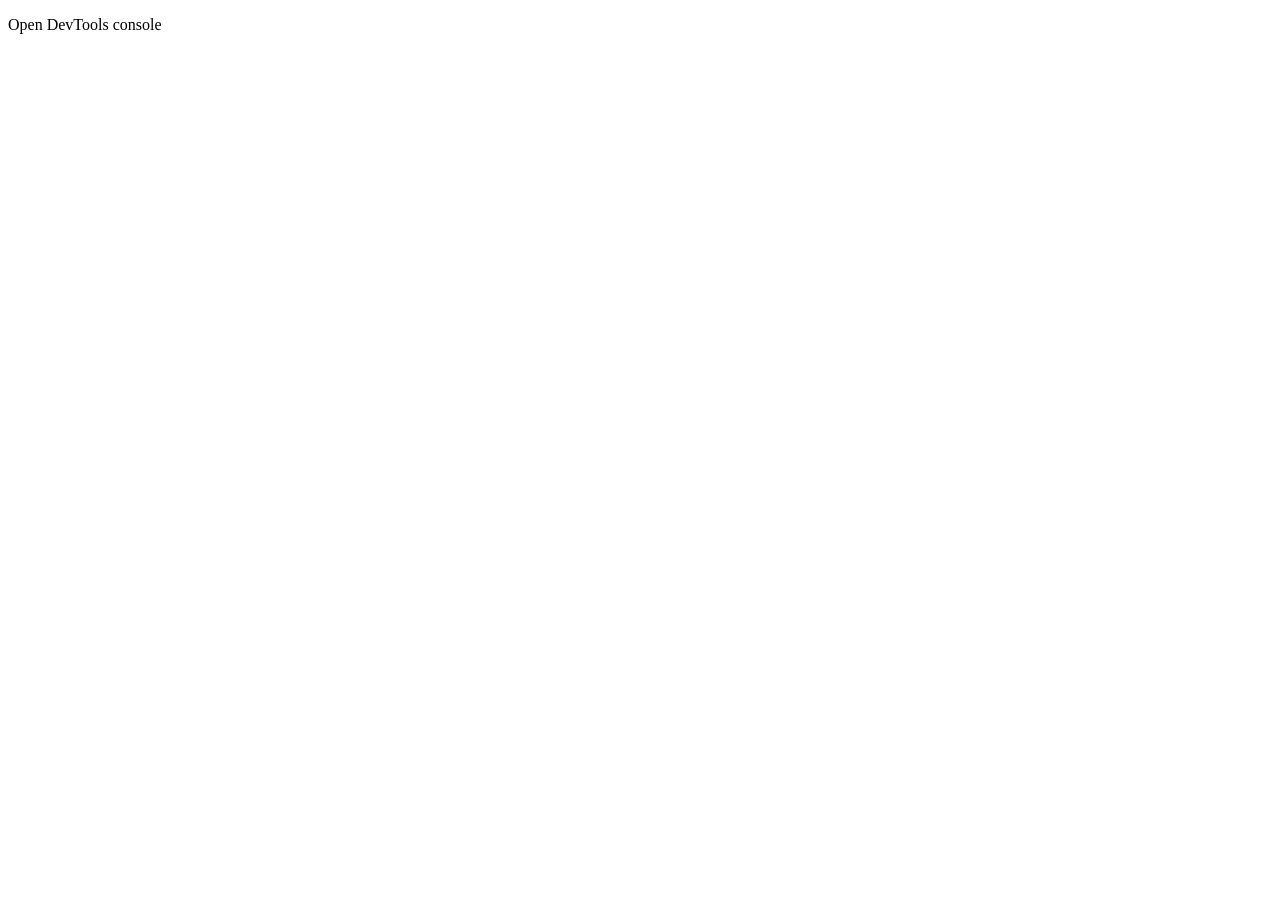
<file: test-browser.html>
<!DOCTYPE html>
<html>
<head>
  <script type="module">
    (async () => {
      try {
        const belasting = await import('./belasting.js?v=20260820');
        console.log('✓ belasting.js laadt');
        console.log('exports:', Object.keys(belasting).slice(0, 10));
      } catch (e) {
        console.error('✗ belasting.js:', e.message);
      }
    })();
  </script>
</head>
<body><p>Open DevTools console</p></body>
</html>
</file>
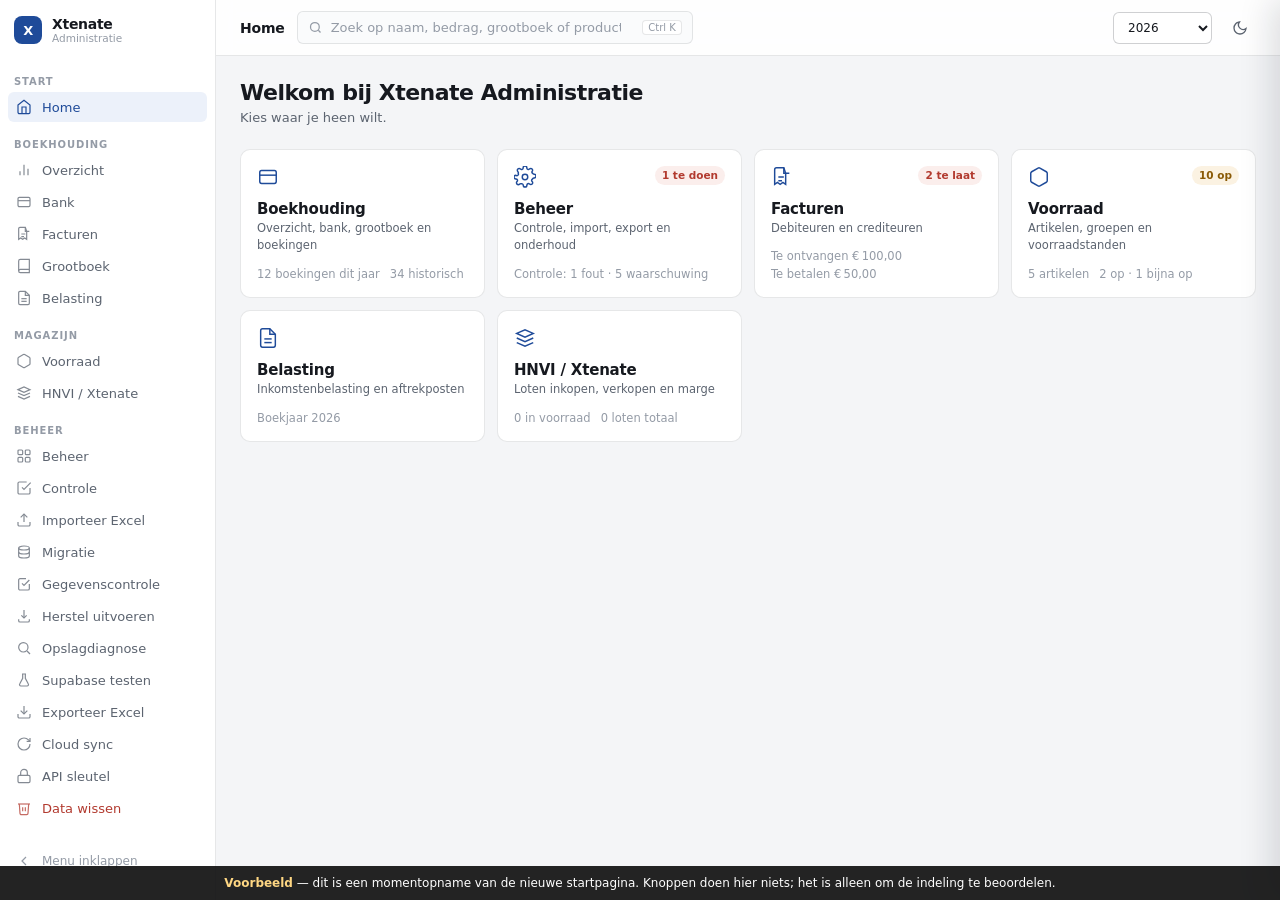
<file: voorbeeld-home.html>
<!doctype html>
<html lang="nl" data-theme="light"><head>
<meta charset="UTF-8">
<meta name="viewport" content="width=device-width, initial-scale=1.0">
<meta name="color-scheme" content="light dark">
<title>Xtenate Administratie</title>
<link rel="icon" href="icon-192.png">
<link rel="apple-touch-icon" href="icon-180.png">







<style>:root { --bg: #f4f5f7; --surface: #ffffff; --surface-2: #fafbfc; --surface-hover: #f4f5f7; --border: rgba(16,22,32,0.10); --border-strong: rgba(16,22,32,0.20); --text: #16191f; --text-muted: #5c6470; --text-hint: #949bA6; --accent: #1f4b99; --accent-bg: #ecf1fa; --accent-contrast: #ffffff; --green: #0e7a52; --green-bg: #e8f4ef; --red: #b23a2f; --red-bg: #fbeeec; --blue: #1f4b99; --blue-bg: #ecf1fa; --amber: #8a5a06; --amber-bg: #fbf2e2; --purple: #5245b8; --purple-bg: #eeecfa; --gray-bg: #eef0f3; --ch-1: #1f4b99; --ch-2: #0e7a52; --ch-3: #c2672a; --ch-4: #5245b8; --ch-5: #a03a6b; --ch-6: #4a7a94; --ch-grid: rgba(16,22,32,0.08); --radius: 10px; --radius-sm: 6px; --radius-lg: 14px; --shadow-sm: 0 1px 2px rgba(16,22,32,.05); --shadow-md: 0 4px 16px rgba(16,22,32,.10); --shadow-lg: -8px 0 32px rgba(16,22,32,.14); --sp-1: 4px; --sp-2: 8px; --sp-3: 12px; --sp-4: 16px; --sp-5: 24px; --sp-6: 32px; --sp-7: 48px; --sidebar-w: 216px; --sidebar-w-collapsed: 60px; --topbar-h: 56px; --content-max: 1180px; font-size: 14px; color-scheme: light; }
[data-theme="dark"] { --bg: #0e1116; --surface: #161a21; --surface-2: #1b2029; --surface-hover: #1f242e; --border: rgba(255,255,255,0.10); --border-strong: rgba(255,255,255,0.22); --text: #e6e9ee; --text-muted: #98a1ae; --text-hint: #6d7684; --accent: #7ba3e8; --accent-bg: #1a2435; --accent-contrast: #0e1116; --green: #4fc08d; --green-bg: #12271f; --red: #f08579; --red-bg: #2b1815; --blue: #7ba3e8; --blue-bg: #1a2435; --amber: #e0a94e; --amber-bg: #2a2010; --purple: #a89bf0; --purple-bg: #1f1b33; --gray-bg: #232935; --ch-1: #6f9ae8; --ch-2: #4fc08d; --ch-3: #e0955c; --ch-4: #a89bf0; --ch-5: #e07fae; --ch-6: #6fb1cc; --ch-grid: rgba(255,255,255,0.08); --shadow-sm: 0 1px 2px rgba(0,0,0,.4); --shadow-md: 0 4px 16px rgba(0,0,0,.45); --shadow-lg: -8px 0 32px rgba(0,0,0,.55); color-scheme: dark; }
* { box-sizing: border-box; margin: 0px; padding: 0px; }
body { font-family: -apple-system, BlinkMacSystemFont, "Segoe UI", Inter, system-ui, sans-serif; background: var(--bg); color: var(--text); min-height: 100vh; -webkit-font-smoothing: antialiased; font-feature-settings: "tnum", "cv05"; }
.num, .val, td, th, .metric .val, .kpi-val, table { font-variant-numeric: tabular-nums; }
.gbnr { font-family: ui-monospace, "SF Mono", "Cascadia Mono", Menlo, Consolas, monospace; font-size: 11px; letter-spacing: -0.2px; color: var(--text-muted); }
.eyebrow { font-size: 10px; font-weight: 600; text-transform: uppercase; letter-spacing: 0.9px; color: var(--text-hint); }
a { color: var(--accent); }
:focus-visible { outline: 2px solid var(--accent); outline-offset: 2px; border-radius: 3px; }
::-webkit-scrollbar { width: 10px; height: 10px; }
::-webkit-scrollbar-thumb { background-image: ; background-position-x: ; background-position-y: ; background-size: ; background-repeat: ; background-attachment: ; background-origin: ; background-color: ; border-radius: 6px; border: 3px solid transparent; background-clip: content-box; }
::-webkit-scrollbar-track { background: transparent; }
@media (prefers-reduced-motion: reduce) {
  *, ::before, ::after { transition: none !important; animation: auto ease 0s 1 normal none running none !important; }
}
.app { display: flex; min-height: 100vh; }
.sidebar { width: var(--sidebar-w); background: var(--surface); border-right: 1px solid var(--border); padding: var(--sp-4) 0 var(--sp-5); flex-shrink: 0; position: fixed; top: 0px; left: 0px; height: 100vh; overflow: hidden auto; z-index: 40; transition: width 0.18s; display: flex; flex-direction: column; }
body.nav-collapsed .sidebar { width: var(--sidebar-w-collapsed); }
.brand { display: flex; align-items: center; gap: 10px; padding: 0 14px var(--sp-4); }
.brand-mark { width: 28px; height: 28px; border-radius: 8px; flex-shrink: 0; background: var(--accent); color: var(--accent-contrast); display: flex; align-items: center; justify-content: center; font-size: 13px; font-weight: 700; letter-spacing: -0.5px; }
.brand-text { min-width: 0px; }
.brand-name { font-size: 14px; font-weight: 600; letter-spacing: -0.3px; white-space: nowrap; }
.brand-sub { font-size: 10.5px; color: var(--text-hint); white-space: nowrap; }
body.nav-collapsed .brand-text { display: none; }
.nav-section { font-size: 10px; font-weight: 600; text-transform: uppercase; letter-spacing: 0.9px; color: var(--text-hint); padding: var(--sp-4) 14px var(--sp-1); white-space: nowrap; }
body.nav-collapsed .nav-section { font-size: 0px; padding: var(--sp-3) 14px var(--sp-1); position: relative; }
body.nav-collapsed .nav-section::after { content: ""; display: block; height: 1px; background: var(--border); }
.nav-item { display: flex; align-items: center; gap: 10px; margin: 1px 8px; padding: 7px 8px; border-radius: var(--radius-sm); cursor: pointer; color: var(--text-muted); font-size: 13px; user-select: none; transition: background 0.12s, color 0.12s; white-space: nowrap; }
.nav-item:hover { color: var(--text); background: var(--surface-hover); }
.nav-item.active { color: var(--accent); background: var(--accent-bg); font-weight: 500; }
.nav-item svg { flex-shrink: 0; opacity: 0.75; }
.nav-item.active svg { opacity: 1; }
.nav-label { overflow: hidden; text-overflow: ellipsis; }
body.nav-collapsed .nav-label { display: none; }
body.nav-collapsed .nav-item { justify-content: center; padding: 8px; }
.nav-spacer { flex: 1 1 0%; }
.nav-collapse-btn { display: flex; align-items: center; gap: 10px; margin: var(--sp-2) 8px 0; padding: 7px 8px; border: none; background: none; cursor: pointer; color: var(--text-hint); font-size: 12px; font-family: inherit; border-radius: var(--radius-sm); width: calc(100% - 16px); }
.nav-collapse-btn:hover { background: var(--surface-hover); color: var(--text); }
.nav-collapse-btn svg { transition: transform 0.18s; flex-shrink: 0; }
body.nav-collapsed .nav-collapse-btn svg { transform: rotate(180deg); }
body.nav-collapsed .nav-collapse-btn { justify-content: center; }
body.nav-collapsed .nav-collapse-btn span { display: none; }
.main { margin-left: var(--sidebar-w); flex: 1 1 0%; min-width: 0px; transition: margin-left 0.18s; }
body.nav-collapsed .main { margin-left: var(--sidebar-w-collapsed); }
.topbar { position: sticky; top: 0px; z-index: 30; height: var(--topbar-h); background: color-mix(in srgb, var(--surface) 88%, transparent); backdrop-filter: blur(10px); border-bottom: 1px solid var(--border); display: flex; align-items: center; gap: var(--sp-3); padding: 0 var(--sp-5); }
.topbar-title { font-size: 14px; font-weight: 600; letter-spacing: -0.2px; white-space: nowrap; }
.topbar-spacer { flex: 1 1 0%; }
.menu-toggle { display: none; background: none; border: none; cursor: pointer; color: var(--text); padding: 6px; border-radius: var(--radius-sm); }
.menu-toggle:hover { background: var(--surface-hover); }
.page-wrap { padding: var(--sp-5); max-width: var(--content-max); }
.page { display: none; }
.page.active { display: block; }
.page-head { display: flex; align-items: baseline; gap: var(--sp-3); margin-bottom: var(--sp-4); flex-wrap: wrap; }
.page-title { font-size: 21px; font-weight: 600; letter-spacing: -0.5px; }
.page-sub { font-size: 12.5px; color: var(--text-muted); }
.section-head { display: flex; align-items: center; justify-content: space-between; gap: var(--sp-3); margin: var(--sp-5) 0 var(--sp-3); }
.section-head:first-child { margin-top: 0px; }
.nav-backdrop { display: none; position: fixed; inset: 0px; background: rgba(0, 0, 0, 0.45); z-index: 35; }
.nav-backdrop.open { display: block; }
.page > .page-title { margin-bottom: var(--sp-4); }
.kpi-grid { display: grid; grid-template-columns: repeat(4, 1fr); gap: var(--sp-3); margin-bottom: var(--sp-3); }
.kpi { background: var(--surface); border: 1px solid var(--border); border-radius: var(--radius); padding: var(--sp-4); box-shadow: var(--shadow-sm); min-width: 0px; }
.kpi-lbl { font-size: 11px; color: var(--text-muted); margin-bottom: 6px; display: flex; align-items: center; gap: 5px; }
.kpi-val { font-size: 24px; font-weight: 600; letter-spacing: -0.8px; line-height: 1.15; }
.kpi-sub { font-size: 11px; color: var(--text-hint); margin-top: 5px; }
.kpi--secondary { padding: var(--sp-3) var(--sp-4); }
.kpi--secondary .kpi-val { font-size: 17px; letter-spacing: -0.4px; }
.metrics { display: grid; grid-template-columns: repeat(auto-fit, minmax(150px, 1fr)); gap: var(--sp-3); margin-bottom: var(--sp-4); }
.metric { background: var(--surface); border: 1px solid var(--border); border-radius: var(--radius); padding: var(--sp-3) var(--sp-4); box-shadow: var(--shadow-sm); min-width: 0px; }
.metric .lbl { font-size: 11px; color: var(--text-muted); margin-bottom: 6px; }
.metric .val { font-size: 19px; font-weight: 600; letter-spacing: -0.4px; line-height: 1.15; }
.metric .sub { font-size: 11px; color: var(--text-hint); margin-top: 5px; }
.pos { color: var(--green); }
.neg { color: var(--red); }
.muted { color: var(--text-muted); }
.card { background: var(--surface); border: 1px solid var(--border); border-radius: var(--radius); padding: var(--sp-4); margin-bottom: var(--sp-3); box-shadow: var(--shadow-sm); }
.card-title { font-size: 11px; font-weight: 600; text-transform: uppercase; letter-spacing: 0.8px; color: var(--text-muted); margin-bottom: var(--sp-4); }
.card-flush { padding: 0px; }
.card-flush .card-title { padding: var(--sp-4) var(--sp-4) 0; margin-bottom: var(--sp-3); }
.grid2 { display: grid; grid-template-columns: 1fr 1fr; gap: var(--sp-3); margin-bottom: var(--sp-3); }
.grid3 { display: grid; grid-template-columns: 2fr 1fr; gap: var(--sp-3); margin-bottom: var(--sp-3); }
.chart-box { position: relative; height: 220px; }
.chart-box.sm { height: 180px; }
.badge { display: inline-block; font-size: 10px; font-weight: 500; padding: 2px 7px; border-radius: 20px; white-space: nowrap; }
.badge-green { background: var(--green-bg); color: var(--green); }
.badge-red { background: var(--red-bg); color: var(--red); }
.badge-blue { background: var(--blue-bg); color: var(--blue); }
.badge-amber { background: var(--amber-bg); color: var(--amber); }
.badge-purple { background: var(--purple-bg); color: var(--purple); }
.badge-gray { background: var(--gray-bg); color: var(--text-muted); }
.table-wrap { overflow-x: auto; }
.table-scroll { max-height: 560px; overflow-y: auto; }
table { width: 100%; border-collapse: collapse; font-size: 12.5px; }
th { text-align: left; color: var(--text-muted); font-weight: 500; font-size: 11px; padding: 9px 10px; border-bottom: 1px solid var(--border); white-space: nowrap; position: sticky; top: 0px; z-index: 2; background: var(--surface-2); }
.table-scroll th { box-shadow: inset 0 -1px 0 var(--border); }
td { padding: 8px 10px; border-bottom: 1px solid var(--border); vertical-align: middle; }
tbody tr:last-child td { border-bottom: none; }
tbody tr:hover td { background: var(--surface-hover); }
.td-trunc { max-width: 220px; overflow: hidden; text-overflow: ellipsis; white-space: nowrap; }
.row-click { cursor: pointer; }
.row-click.is-selected td { background: var(--accent-bg); }
th.sortable { cursor: pointer; user-select: none; }
th.sortable:hover { color: var(--text); }
th.sortable::after { content: "↕"; opacity: 0.28; margin-left: 5px; font-size: 10px; }
th.sortable.sort-asc::after { content: "↑"; opacity: 1; color: var(--accent); }
th.sortable.sort-desc::after { content: "↓"; opacity: 1; color: var(--accent); }
.empty { text-align: center; padding: var(--sp-7) var(--sp-4); color: var(--text-muted); }
.empty-icon { width: 40px; height: 40px; margin: 0 auto var(--sp-3); border-radius: var(--radius); background: var(--gray-bg); display: flex; align-items: center; justify-content: center; color: var(--text-hint); }
.empty-title { font-size: 13.5px; font-weight: 500; color: var(--text); margin-bottom: 4px; }
.empty-text { font-size: 12.5px; max-width: 340px; margin: 0px auto; line-height: 1.55; }
.empty-text + .btn { margin-top: var(--sp-4); }
.toolbar { display: flex; gap: var(--sp-2); margin-bottom: var(--sp-4); align-items: center; flex-wrap: wrap; }
select, input[type="text"], input[type="number"], input[type="date"], input[type="search"], input[type="password"] { font-size: 12.5px; padding: 7px 10px; border: 1px solid var(--border-strong); border-radius: var(--radius-sm); background: var(--surface); color: var(--text); outline: none; font-family: inherit; }
select:hover, input:hover { border-color: var(--text-hint); }
select:focus, input:focus { border-color: var(--accent); box-shadow: 0 0 0 3px var(--accent-bg); }
label { color: var(--text-muted); }
.btn { font-size: 12.5px; padding: 7px 14px; border: 1px solid var(--border-strong); border-radius: var(--radius-sm); background: var(--surface); color: var(--text); cursor: pointer; font-family: inherit; display: inline-flex; align-items: center; gap: 6px; transition: background 0.12s, border-color 0.12s; }
.btn:hover { background: var(--surface-hover); border-color: var(--text-hint); }
.btn-primary { background: var(--accent); color: var(--accent-contrast); border-color: var(--accent); }
.btn-primary:hover { background: var(--accent); border-color: var(--accent); filter: brightness(1.08); }
.btn-danger { color: var(--red); border-color: var(--red); background: rgba(255, 59, 48, 0.1); }
.btn-danger:hover { background: rgba(255, 59, 48, 0.2); border-color: var(--red); }
.btn-ghost { border-color: transparent; background: none; }
.btn-ghost:hover { background: var(--surface-hover); border-color: transparent; }
.btn-ml { margin-left: auto; }
.btn-sm { font-size: 11px; padding: 4px 9px; }
.btn-icon { padding: 7px; }
.icon-btn { width: 32px; height: 32px; display: inline-flex; align-items: center; justify-content: center; border: 1px solid transparent; border-radius: var(--radius-sm); background: none; color: var(--text-muted); cursor: pointer; flex-shrink: 0; }
.icon-btn:hover { background: var(--surface-hover); color: var(--text); }
.search-wrap { position: relative; flex: 1 1 0%; max-width: 440px; }
.search-field { display: flex; align-items: center; gap: 8px; background: var(--surface-2); border: 1px solid var(--border); border-radius: var(--radius-sm); padding: 0px 10px; }
.search-field:focus-within { border-color: var(--accent); box-shadow: 0 0 0 3px var(--accent-bg); }
.search-field svg { color: var(--text-hint); flex-shrink: 0; }
#global-search { flex: 1 1 0%; border: none; background: none; padding: 8px 0px; font-size: 13px; color: var(--text); outline: none; min-width: 0px; }
#global-search:hover, #global-search:focus { border: none; box-shadow: none; }
#global-search::placeholder { color: var(--text-hint); }
.kbd { font-size: 10px; font-family: inherit; color: var(--text-hint); border: 1px solid var(--border); border-radius: 4px; padding: 1px 5px; background: var(--surface); white-space: nowrap; flex-shrink: 0; }
.search-results { display: none; position: absolute; top: calc(100% + 6px); left: 0px; right: 0px; background: var(--surface); border: 1px solid var(--border); border-radius: var(--radius); box-shadow: var(--shadow-md); max-height: 60vh; overflow-y: auto; z-index: 50; padding: 6px; }
.search-results.open { display: block; }
.sr-group { font-size: 10px; font-weight: 600; text-transform: uppercase; letter-spacing: 0.8px; color: var(--text-hint); padding: 8px 10px 4px; }
.sr-item { display: flex; align-items: center; gap: 10px; padding: 8px 10px; border-radius: var(--radius-sm); cursor: pointer; }
.sr-item:hover, .sr-item.is-active { background: var(--surface-hover); }
.sr-main { flex: 1 1 0%; min-width: 0px; }
.sr-title { font-size: 12.5px; overflow: hidden; text-overflow: ellipsis; white-space: nowrap; }
.sr-meta { font-size: 10.5px; color: var(--text-muted); margin-top: 1px; }
.sr-amount { font-size: 12.5px; font-weight: 600; flex-shrink: 0; }
.sr-empty { padding: var(--sp-4) 10px; font-size: 12.5px; color: var(--text-muted); text-align: center; }
.drawer-backdrop { display: none; position: fixed; inset: 0px; background: rgba(0, 0, 0, 0.3); z-index: 60; }
.drawer-backdrop.open { display: block; }
.drawer { position: fixed; top: 0px; right: 0px; height: 100vh; width: 380px; max-width: 92vw; background: var(--surface); border-left: 1px solid var(--border); box-shadow: var(--shadow-lg); z-index: 61; transform: translateX(100%); transition: transform 0.2s; display: flex; flex-direction: column; }
.drawer.open { transform: translateX(0px); }
.drawer-head { display: flex; align-items: center; justify-content: space-between; gap: var(--sp-3); padding: var(--sp-4) var(--sp-4); border-bottom: 1px solid var(--border); }
.drawer-head h3 { font-size: 14px; font-weight: 600; letter-spacing: -0.2px; }
.drawer-body { padding: var(--sp-4); overflow-y: auto; flex: 1 1 0%; }
.drawer-amount { font-size: 26px; font-weight: 600; letter-spacing: -0.8px; margin-bottom: 2px; }
.drawer-when { font-size: 12px; color: var(--text-muted); margin-bottom: var(--sp-5); }
.dl-row { display: flex; justify-content: space-between; gap: var(--sp-4); padding: 9px 0px; border-bottom: 1px solid var(--border); font-size: 12.5px; }
.dl-row:last-child { border-bottom: none; }
.dl-key { color: var(--text-muted); flex-shrink: 0; }
.dl-val { text-align: right; word-break: break-word; }
.modal-overlay { display: none; position: fixed; inset: 0px; background: rgba(0, 0, 0, 0.4); z-index: 100; align-items: center; justify-content: center; padding: var(--sp-4); }
.modal-overlay.open { display: flex; }
.modal { background: var(--surface); border-radius: var(--radius-lg); border: 1px solid var(--border); padding: var(--sp-5); width: 460px; max-width: 100%; max-height: 90vh; overflow-y: auto; box-shadow: var(--shadow-md); }
.modal h3 { font-size: 15px; font-weight: 600; margin-bottom: var(--sp-4); letter-spacing: -0.3px; }
.form-grid { display: grid; grid-template-columns: 1fr 1fr; gap: var(--sp-3); }
.form-group { display: flex; flex-direction: column; gap: 4px; }
.form-group.full { grid-column: 1 / -1; }
.form-group label { font-size: 11px; font-weight: 500; color: var(--text-muted); }
.form-group select, .form-group input { width: 100%; }
.modal-actions { display: flex; flex-wrap: wrap; gap: var(--sp-2); justify-content: flex-end; margin-top: var(--sp-4); }
.alert { border-radius: var(--radius-sm); padding: 10px 14px; font-size: 12px; margin-bottom: var(--sp-4); display: flex; gap: 8px; align-items: flex-start; line-height: 1.5; }
.alert-warn { background: var(--amber-bg); color: var(--amber); border: 1px solid color-mix(in srgb, var(--amber) 25%, transparent); }
.alert-info { background: var(--blue-bg); color: var(--blue); border: 1px solid color-mix(in srgb, var(--blue) 25%, transparent); }
.alert-ok { background: var(--green-bg); color: var(--green); border: 1px solid color-mix(in srgb, var(--green) 25%, transparent); }
.alert-error { background: var(--red-bg); color: var(--red); border: 1px solid color-mix(in srgb, var(--red) 25%, transparent); }
.vtabs { display: flex; gap: var(--sp-2); margin-bottom: var(--sp-4); border-bottom: 1px solid var(--border); }
.vtab { padding: 8px 14px; cursor: pointer; font-size: 13px; color: var(--text-muted); border-bottom: 2px solid transparent; margin-bottom: -1px; }
.vtab.active { color: var(--accent); border-bottom-color: var(--accent); font-weight: 500; }
.uitsch-grid { display: grid; grid-template-columns: 1fr 1fr; gap: var(--sp-2); }
.uitsch-item { background: var(--surface); border: 1px solid var(--border); border-radius: var(--radius); padding: 11px 14px; display: flex; align-items: center; gap: 10px; box-shadow: var(--shadow-sm); }
.uitsch-icon { width: 32px; height: 32px; border-radius: var(--radius-sm); display: flex; align-items: center; justify-content: center; flex-shrink: 0; }
.uitsch-info { flex: 1 1 0%; min-width: 0px; }
.uitsch-naam { font-size: 12px; overflow: hidden; text-overflow: ellipsis; white-space: nowrap; }
.uitsch-meta { font-size: 10px; color: var(--text-muted); margin-top: 1px; }
.uitsch-bedrag { font-size: 12.5px; font-weight: 600; flex-shrink: 0; }
.ib-row { display: flex; justify-content: space-between; padding: 7px 0px; border-bottom: 1px solid var(--border); font-size: 12.5px; }
.ib-row:last-child { border-bottom: none; }
.ib-total { display: flex; justify-content: space-between; padding: 10px 0px 0px; font-size: 13.5px; font-weight: 600; border-top: 1px solid var(--border-strong); margin-top: 4px; letter-spacing: -0.2px; }
.stock-ok { background: var(--green-bg); color: var(--green); font-size: 10px; font-weight: 500; padding: 2px 7px; border-radius: 20px; }
.stock-uit { background: var(--red-bg); color: var(--red); font-size: 10px; font-weight: 500; padding: 2px 7px; border-radius: 20px; }
.sell-link { color: var(--accent); cursor: pointer; font-size: 11px; text-decoration: underline; }
.tbl-compact { font-size: 12.5px; }
.tbl-compact td { padding: 7px 10px; }
.tbl-compact th { padding: 8px 10px; }
.gb-rij { cursor: pointer; }
.gb-rij:focus-visible { outline-offset: -2px; }
.table-totaal { display: flex; align-items: center; justify-content: space-between; padding: 11px 16px; border-top: 1px solid var(--border-strong); font-size: 12px; color: var(--text-muted); background: var(--surface-2); border-radius: 0 0 var(--radius) var(--radius); }
.table-totaal:empty { display: none; }
.vtab { border-radius: var(--radius-sm) var(--radius-sm) 0 0; }
.vtabs { overflow-x: auto; scrollbar-width: none; }
.vtabs::-webkit-scrollbar { display: none; }
.vtab { white-space: nowrap; }
.bulkbar { display: flex; align-items: center; gap: var(--sp-2); background: var(--accent-bg); border: 1px solid color-mix(in srgb, var(--accent) 30%, transparent); border-radius: var(--radius); padding: 9px var(--sp-4); margin-bottom: var(--sp-3); font-size: 12.5px; color: var(--text); flex-wrap: wrap; }
.meldbar { display: flex; align-items: center; gap: var(--sp-3); background: var(--surface); border: 1px solid var(--border); border-radius: var(--radius); padding: 9px var(--sp-4); margin-bottom: var(--sp-3); font-size: 12.5px; box-shadow: var(--shadow-sm); }
.meldbar span { flex: 1 1 0%; }
.vtab-actie { color: var(--accent); font-weight: 500; }
.vtab-actie:hover { background: var(--accent-bg); }
.groep-rij { display: flex; align-items: center; gap: var(--sp-2); }
.groep-rij input { flex: 1 1 0%; min-width: 0px; }
.ctrl-regel { border-bottom: 1px solid var(--border); }
.ctrl-regel:last-child { border-bottom: none; }
.ctrl-kop { display: flex; align-items: center; gap: var(--sp-3); width: 100%; padding: 11px var(--sp-4); background: none; border: none; font-family: inherit; font-size: 13px; color: var(--text); text-align: left; cursor: pointer; }
.ctrl-kop[disabled] { cursor: default; }
.ctrl-kop:not([disabled]):hover { background: var(--surface-hover); }
.ctrl-icoon { width: 22px; height: 22px; border-radius: 50%; flex-shrink: 0; display: flex; align-items: center; justify-content: center; }
.ctrl-titel { flex: 1 1 0%; min-width: 0px; }
.ctrl-goed { font-size: 11px; color: var(--text-hint); flex-shrink: 0; }
.ctrl-pijl { color: var(--text-hint); display: flex; flex-shrink: 0; transition: transform 0.15s; }
.ctrl-regel.is-open .ctrl-pijl { transform: rotate(180deg); }
.ctrl-detail { padding: 0 var(--sp-4) var(--sp-4) 50px; }
.ctrl-uitleg { font-size: 12px; color: var(--text-muted); line-height: 1.55; margin-bottom: var(--sp-3); max-width: 62ch; }
.ctrl-items { display: flex; flex-direction: column; gap: 4px; }
.ctrl-item { display: flex; align-items: center; gap: var(--sp-3); width: 100%; padding: 8px 10px; text-align: left; background: var(--surface-2); border: 1px solid var(--border); border-radius: var(--radius-sm); cursor: pointer; font-family: inherit; color: var(--text); }
.ctrl-item:hover { border-color: var(--accent); background: var(--accent-bg); }
.ctrl-item-main { flex: 1 1 0%; min-width: 0px; }
.ctrl-item-label { display: block; font-size: 12.5px; overflow: hidden; text-overflow: ellipsis; white-space: nowrap; }
.ctrl-item-sub { display: block; font-size: 11px; color: var(--text-muted); margin-top: 1px; }
.ctrl-item-ga { font-size: 11px; color: var(--accent); flex-shrink: 0; white-space: nowrap; }
.ctrl-meer { font-size: 11.5px; color: var(--text-hint); padding: 6px 10px; }
@media (max-width: 720px) {
  .ctrl-detail { padding-left: var(--sp-4); }
  .ctrl-item-ga { display: none; }
}
.ctrl-ok .ctrl-icoon { background: var(--green-bg); color: var(--green); }
.ctrl-waarschuwing .ctrl-icoon { background: var(--amber-bg); color: var(--amber); }
.ctrl-fout .ctrl-icoon { background: var(--red-bg); color: var(--red); }
.ctrl-fout .ctrl-titel { font-weight: 500; }
.ctrl-item { flex-wrap: wrap; padding: 0px; overflow: hidden; }
.ctrl-item-main { flex: 1 1 0%; min-width: 0px; display: block; text-align: left; background: none; border: none; font-family: inherit; color: inherit; padding: 9px 10px; cursor: pointer; }
.ctrl-item-main:hover { background: var(--surface-hover); }
.ctrl-item-acties { display: flex; gap: 2px; align-items: center; padding: 0px 8px 0px 0px; flex-shrink: 0; }
.ctrl-item-acties .btn { color: var(--text-muted); }
.ctrl-item-acties .btn:hover { color: var(--text); }
.ctrl-item-ga { display: block; font-size: 11px; color: var(--accent); margin-top: 3px; }
.ctrl-controle-acties { display: flex; align-items: center; gap: var(--sp-3); margin-bottom: var(--sp-3); }
@media (max-width: 720px) {
  .ctrl-item-acties { padding: 0px 8px 8px; width: 100%; justify-content: flex-end; }
  .ctrl-item-ga { display: none; }
}
.auth-scherm { position: fixed; inset: 0px; z-index: 200; background: var(--bg); display: flex; align-items: center; justify-content: center; padding: var(--sp-4); }
body.niet-ingelogd .app { visibility: hidden; }
.auth-kaart { background: var(--surface); border: 1px solid var(--border); border-radius: var(--radius-lg); box-shadow: var(--shadow-md); padding: var(--sp-6); width: 380px; max-width: 100%; }
.auth-merk { display: flex; align-items: center; gap: 12px; margin-bottom: var(--sp-6); }
.auth-naam { font-size: 15px; font-weight: 600; letter-spacing: -0.3px; }
.auth-sub { font-size: 11.5px; color: var(--text-hint); }
.auth-tekst { font-size: 12.5px; color: var(--text-muted); line-height: 1.6; }
.auth-tekst code { font-family: var(--font-mono, ui-monospace, monospace); font-size: 11.5px; background: var(--gray-bg); padding: 1px 5px; border-radius: 4px; }
.auth-herstel { margin-top: var(--sp-3); }
.auth-probleem-titel { font-size: 14px; font-weight: 600; margin-bottom: 6px; color: var(--red); }
.auth-voet { font-size: 11px; color: var(--text-hint); text-align: center; margin-top: var(--sp-4); }
.auth-kaart .form-group input { width: 100%; padding: 9px 11px; font-size: 13px; }
.account-blok { margin: var(--sp-2) 8px 0; padding: var(--sp-3) 8px 0; border-top: 1px solid var(--border); }
.account-info { display: flex; align-items: center; gap: 8px; font-size: 11.5px; color: var(--text-muted); margin-bottom: 6px; min-width: 0px; }
.account-email { overflow: hidden; text-overflow: ellipsis; white-space: nowrap; }
.account-blok .btn { width: 100%; justify-content: flex-start; color: var(--text-muted); }
.account-blok .btn:hover { color: var(--text); }
body.nav-collapsed .account-email, body.nav-collapsed .account-uitlog-tekst { display: none; }
body.nav-collapsed .account-info { justify-content: center; }
body.nav-collapsed .account-blok .btn { justify-content: center; }
@media (max-width: 720px) {
  body.nav-collapsed .account-email, body.nav-collapsed .account-uitlog-tekst { display: inline; }
  .auth-kaart { padding: var(--sp-5); }
}
.mig-fasen { display: flex; align-items: center; gap: 6px; flex-wrap: wrap; padding: var(--sp-3) 0 var(--sp-4); margin-bottom: var(--sp-3); border-bottom: 1px solid var(--border); }
.mig-fase { display: flex; align-items: center; gap: 6px; font-size: 12px; white-space: nowrap; }
.mig-bol { width: 20px; height: 20px; border-radius: 50%; flex-shrink: 0; display: flex; align-items: center; justify-content: center; font-size: 11px; font-weight: 600; }
.mig-fase.klaar { color: var(--green); }
.mig-fase.klaar .mig-bol { background: var(--green-bg); color: var(--green); }
.mig-fase.bezig { color: var(--accent); font-weight: 500; }
.mig-fase.bezig .mig-bol { background: var(--accent); color: var(--accent-contrast); }
.mig-fase.wacht { color: var(--text-hint); }
.mig-fase.wacht .mig-bol { background: var(--gray-bg); color: var(--text-hint); }
.mig-pijl { color: var(--text-hint); font-size: 12px; }
.home-welkom { margin-bottom: var(--sp-5, 20px); }
.home-titel { font-size: 22px; font-weight: 600; letter-spacing: -0.5px; margin: 0px 0px 4px; line-height: 1.2; }
.home-sub { font-size: 13px; color: var(--text-muted); margin: 0px; }
.home-tegels { display: grid; grid-template-columns: repeat(auto-fill, minmax(210px, 1fr)); gap: var(--sp-3); }
.home-tegel { display: flex; flex-direction: column; align-items: flex-start; gap: 2px; text-align: left; width: 100%; min-width: 0px; padding: var(--sp-4); min-height: 132px; background: var(--surface); border: 1px solid var(--border); border-radius: var(--radius); cursor: pointer; font: inherit; color: inherit; transition: border-color 0.12s, background 0.12s, transform 0.12s; }
.home-tegel:hover { background: var(--surface-hover); border-color: var(--border-strong); }
.home-tegel:active { transform: translateY(1px); }
.home-tegel:focus-visible { outline: 2px solid var(--accent); outline-offset: 2px; }
.home-tegel-kop { display: flex; align-items: flex-start; justify-content: space-between; width: 100%; min-width: 0px; gap: 8px; margin-bottom: 10px; flex-wrap: wrap; }
.home-tegel-icoon { color: var(--accent); display: flex; }
.home-tegel-icoon svg { width: 22px; height: 22px; }
.home-tegel-merk { font-size: 10.5px; font-weight: 600; line-height: 1.4; padding: 2px 7px; border-radius: 999px; white-space: nowrap; background: var(--gray-bg, var(--surface-hover)); color: var(--text-muted); min-width: 0px; overflow-wrap: anywhere; }
.home-tegel-merk-fout { background: var(--red-bg); color: var(--red); }
.home-tegel-merk-waarschuwing { background: var(--amber-bg); color: var(--amber); }
.home-tegel-merk-info { background: var(--accent-bg); color: var(--accent); }
.home-tegel-titel { font-size: 15px; font-weight: 600; letter-spacing: -0.2px; overflow-wrap: anywhere; }
.home-tegel-uitleg { font-size: 11.5px; color: var(--text-muted); line-height: 1.45; }
.home-tegel-regels { margin-top: auto; padding-top: 10px; display: flex; flex-wrap: wrap; gap: 4px 10px; font-size: 11.5px; color: var(--text-hint); }
@media (max-width: 400px) {
  .home-tegels { grid-template-columns: repeat(2, minmax(0px, 1fr)); gap: var(--sp-2); }
  .home-tegel { min-height: 118px; padding: var(--sp-3); }
  .home-tegel-titel { font-size: 14px; }
  .home-tegel-uitleg { display: none; }
}
.beheer-groep { margin-bottom: var(--sp-5, 20px); }
.beheer-groep-kop { font-size: 11px; font-weight: 600; text-transform: uppercase; letter-spacing: 0.8px; color: var(--text-muted); margin-bottom: var(--sp-3); }
.home-tegel-gevaar .home-tegel-icoon { color: var(--red); }
.home-tegel-gevaar:hover { border-color: var(--red); background: var(--red-bg); }
@media (max-width: 1080px) {
  .kpi-grid { grid-template-columns: repeat(2, 1fr); }
  .grid3 { grid-template-columns: 1fr; }
}
@media (max-width: 860px) {
  .grid2 { grid-template-columns: 1fr; }
  .uitsch-grid { grid-template-columns: 1fr; }
}
@media (max-width: 720px) {
  .sidebar { transform: translateX(-100%); transition: transform 0.2s; width: var(--sidebar-w); }
  body.nav-open .sidebar { transform: translateX(0px); }
  body.nav-collapsed .sidebar { width: var(--sidebar-w); }
  .main, body.nav-collapsed .main { margin-left: 0px; }
  .menu-toggle { display: inline-flex; }
  .nav-collapse-btn { display: none; }
  body.nav-collapsed .nav-label, body.nav-collapsed .brand-text { display: block; }
  body.nav-collapsed .nav-item { justify-content: flex-start; padding: 7px 8px; }
  body.nav-collapsed .nav-section { font-size: 10px; }
  body.nav-collapsed .nav-section::after { display: none; }
  .topbar { padding: 0 var(--sp-3); gap: var(--sp-2); }
  .topbar-title { display: none; }
  .page-wrap { padding: var(--sp-4) var(--sp-3); }
  .kpi-grid { grid-template-columns: repeat(2, 1fr); gap: var(--sp-2); }
  .kpi { padding: var(--sp-3); }
  .kpi-val { font-size: 19px; }
  .form-grid { grid-template-columns: 1fr; }
  .form-group.full { grid-column: 1; }
  .modal { padding: var(--sp-4); }
  .drawer { width: 100%; }
  .search-wrap { max-width: none; }
  .kbd { display: none; }
  .chart-box { height: 190px; }
}
@media (max-width: 460px) {
  .kpi-grid { grid-template-columns: 1fr; }
  .toolbar { gap: 6px; }
  .toolbar select, .toolbar input { flex: 1 1 44%; min-width: 0px; }
  .btn-ml { margin-left: 0px; flex: 1 1 100%; justify-content: center; }
}

      /* Alleen voor dit voorbeeldbestand */
      .voorbeeld-balk { position:fixed; bottom:0; left:0; right:0; z-index:9999;
        background:#111; color:#fff; font:12px/1.5 system-ui,sans-serif;
        padding:8px 14px; text-align:center; opacity:.92; }
      .voorbeeld-balk b { color:#ffd479; }
    </style></head>
<body class="">

<!-- INLOGSCHERM -->


<div class="app">

<div class="nav-backdrop" id="nav-backdrop" data-onclick="sluitMobielMenu()"></div>

<nav class="sidebar" aria-label="Hoofdmenu">
  <div class="brand">
    <div class="brand-mark" aria-hidden="true">X</div>
    <div class="brand-text">
      <div class="brand-name">Xtenate</div>
      <div class="brand-sub">Administratie</div>
    </div>
  </div>

  <div class="nav-section">Start</div>
  <div class="nav-item active" data-page="home" title="Home" data-onclick="nav('home',this)">
    <svg width="16" height="16" viewBox="0 0 24 24" fill="none" stroke="currentColor" stroke-width="1.8"><path d="M3 9l9-7 9 7v11a2 2 0 01-2 2H5a2 2 0 01-2-2z"></path><polyline points="9 22 9 12 15 12 15 22"></polyline></svg>
    <span class="nav-label">Home</span>
  </div>

  <div class="nav-section">Boekhouding</div>
  <div class="nav-item" data-page="overzicht" title="Overzicht" data-onclick="nav('overzicht',this)">
    <svg width="16" height="16" viewBox="0 0 24 24" fill="none" stroke="currentColor" stroke-width="1.8"><line x1="18" y1="20" x2="18" y2="10"></line><line x1="12" y1="20" x2="12" y2="4"></line><line x1="6" y1="20" x2="6" y2="14"></line></svg>
    <span class="nav-label">Overzicht</span>
  </div>
  <div class="nav-item" data-page="bank" title="Bank" data-onclick="nav('bank',this)">
    <svg width="16" height="16" viewBox="0 0 24 24" fill="none" stroke="currentColor" stroke-width="1.8"><rect x="3" y="5" width="18" height="14" rx="2"></rect><path d="M3 10h18"></path></svg>
    <span class="nav-label">Bank</span>
  </div>
  <div class="nav-item" data-page="facturen" title="Facturen" data-onclick="nav('facturen',this)">
    <svg width="16" height="16" viewBox="0 0 24 24" fill="none" stroke="currentColor" stroke-width="1.8"><path d="M14 2H6a2 2 0 00-2 2v16l3-2 3 2 3-2 3 2V8z"></path><path d="M14 2v6h6"></path><path d="M8 12h6M8 16h4"></path></svg>
    <span class="nav-label">Facturen</span>
  </div>
  <div class="nav-item" data-page="grootboek" title="Grootboek" data-onclick="nav('grootboek',this)">
    <svg width="16" height="16" viewBox="0 0 24 24" fill="none" stroke="currentColor" stroke-width="1.8"><path d="M4 19.5A2.5 2.5 0 016.5 17H20"></path><path d="M6.5 2H20v20H6.5A2.5 2.5 0 014 19.5v-15A2.5 2.5 0 016.5 2z"></path></svg>
    <span class="nav-label">Grootboek</span>
  </div>
  <div class="nav-item" data-page="belasting" title="Belasting" data-onclick="nav('belasting',this)">
    <svg width="16" height="16" viewBox="0 0 24 24" fill="none" stroke="currentColor" stroke-width="1.8"><path d="M14 2H6a2 2 0 00-2 2v16a2 2 0 002 2h12a2 2 0 002-2V8z"></path><polyline points="14 2 14 8 20 8"></polyline><line x1="16" y1="13" x2="8" y2="13"></line><line x1="16" y1="17" x2="8" y2="17"></line></svg>
    <span class="nav-label">Belasting</span>
  </div>


  <div class="nav-section">Magazijn</div>
  <div class="nav-item" data-page="voorraad" title="Voorraad" data-onclick="nav('voorraad',this)">
    <svg width="16" height="16" viewBox="0 0 24 24" fill="none" stroke="currentColor" stroke-width="1.8"><path d="M21 16V8a2 2 0 00-1-1.73l-7-4a2 2 0 00-2 0l-7 4A2 2 0 003 8v8a2 2 0 001 1.73l7 4a2 2 0 002 0l7-4A2 2 0 0021 16z"></path></svg>
    <span class="nav-label">Voorraad</span>
  </div>
  <div class="nav-item" data-page="hnvi" title="HNVI / Xtenate" data-onclick="nav('hnvi',this)">
    <svg width="16" height="16" viewBox="0 0 24 24" fill="none" stroke="currentColor" stroke-width="1.8"><path d="M3 7l9-4 9 4-9 4-9-4z"></path><path d="M3 12l9 4 9-4"></path><path d="M3 17l9 4 9-4"></path></svg>
    <span class="nav-label">HNVI / Xtenate</span>
  </div>

  <div class="nav-section">Beheer</div>
  <div class="nav-item" data-page="beheer" title="Beheer" data-onclick="nav('beheer',this)">
    <svg width="16" height="16" viewBox="0 0 24 24" fill="none" stroke="currentColor" stroke-width="1.8"><rect x="3" y="3" width="7" height="7" rx="1.5"></rect><rect x="14" y="3" width="7" height="7" rx="1.5"></rect><rect x="3" y="14" width="7" height="7" rx="1.5"></rect><rect x="14" y="14" width="7" height="7" rx="1.5"></rect></svg>
    <span class="nav-label">Beheer</span>
  </div>
  <div class="nav-item" data-page="controle" title="Controle" data-onclick="nav('controle',this)">
    <svg width="16" height="16" viewBox="0 0 24 24" fill="none" stroke="currentColor" stroke-width="1.8"><path d="M9 11l3 3L22 4"></path><path d="M21 12v7a2 2 0 01-2 2H5a2 2 0 01-2-2V5a2 2 0 012-2h11"></path></svg>
    <span class="nav-label">Controle</span>
  </div>
  <div class="nav-item" title="Importeer Excel" data-onclick="document.getElementById('import-file').click()">
    <svg width="16" height="16" viewBox="0 0 24 24" fill="none" stroke="currentColor" stroke-width="1.8"><path d="M21 15v4a2 2 0 01-2 2H5a2 2 0 01-2-2v-4"></path><polyline points="17 8 12 3 7 8"></polyline><line x1="12" y1="3" x2="12" y2="15"></line></svg>
    <span class="nav-label">Importeer Excel</span>
  </div>
  <input type="file" id="import-file" accept=".xlsx" style="display:none">
  <div class="nav-item" title="Migratie naar Supabase" data-onclick="openMigratieModal()">
    <svg width="16" height="16" viewBox="0 0 24 24" fill="none" stroke="currentColor" stroke-width="1.8"><path d="M4 6a8 3 0 1016 0 8 3 0 10-16 0"></path><path d="M4 6v6a8 3 0 0016 0V6"></path><path d="M4 12v6a8 3 0 0016 0v-6"></path></svg>
    <span class="nav-label">Migratie</span>
  </div>
  <div class="nav-item" title="Gegevenscontrole (keuze per afwijking)" data-onclick="openGegevenscontrole()">
    <svg width="16" height="16" viewBox="0 0 24 24" fill="none" stroke="currentColor" stroke-width="1.8"><path d="M9 11l3 3 8-8"></path><path d="M20 12v7a2 2 0 0 1-2 2H6a2 2 0 0 1-2-2V6a2 2 0 0 1 2-2h9"></path></svg>
    <span class="nav-label">Gegevenscontrole</span>
  </div>
  <div class="nav-item" title="Herstel uitvoeren (met reservekopie en controle)" data-onclick="openUitvoeren()">
    <svg width="16" height="16" viewBox="0 0 24 24" fill="none" stroke="currentColor" stroke-width="1.8"><path d="M12 3v12"></path><path d="m8 11 4 4 4-4"></path><path d="M4 17v2a2 2 0 0 0 2 2h12a2 2 0 0 0 2-2v-2"></path></svg>
    <span class="nav-label">Herstel uitvoeren</span>
  </div>
  <div class="nav-item" title="Opslagdiagnose (tijdelijk, alleen lezen)" data-onclick="openOpslagDiagnose()">
    <svg width="16" height="16" viewBox="0 0 24 24" fill="none" stroke="currentColor" stroke-width="1.8"><circle cx="11" cy="11" r="7"></circle><line x1="16.5" y1="16.5" x2="21" y2="21"></line></svg>
    <span class="nav-label">Opslagdiagnose</span>
  </div>
  <div class="nav-item" title="Supabase testen" data-onclick="openZelftestModal()">
    <svg width="16" height="16" viewBox="0 0 24 24" fill="none" stroke="currentColor" stroke-width="1.8"><path d="M9 3h6M10 3v6.5L5.5 18a2 2 0 001.7 3h9.6a2 2 0 001.7-3L14 9.5V3"></path></svg>
    <span class="nav-label">Supabase testen</span>
  </div>
  <div class="nav-item" title="Exporteer Excel" data-onclick="openExportModal()">
    <svg width="16" height="16" viewBox="0 0 24 24" fill="none" stroke="currentColor" stroke-width="1.8"><path d="M21 15v4a2 2 0 01-2 2H5a2 2 0 01-2-2v-4"></path><polyline points="7 10 12 15 17 10"></polyline><line x1="12" y1="15" x2="12" y2="3"></line></svg>
    <span class="nav-label">Exporteer Excel</span>
  </div>
  <div class="nav-item" title="Cloud sync" data-onclick="openSyncModal()">
    <svg width="16" height="16" viewBox="0 0 24 24" fill="none" stroke="currentColor" stroke-width="1.8"><path d="M21 12a9 9 0 11-9-9c2.52 0 4.93 1 6.74 2.74L21 8"></path><path d="M21 3v5h-5"></path></svg>
    <span class="nav-label">Cloud sync</span>
  </div>
  <div class="nav-item" title="API sleutel" data-onclick="openApiKeyModal()">
    <svg width="16" height="16" viewBox="0 0 24 24" fill="none" stroke="currentColor" stroke-width="1.8"><rect x="3" y="11" width="18" height="11" rx="2"></rect><path d="M7 11V7a5 5 0 0110 0v4"></path></svg>
    <span class="nav-label">API sleutel</span>
  </div>
  <div class="nav-item" title="Data wissen" style="color:var(--red)" data-onclick="openWisModal()">
    <svg width="16" height="16" viewBox="0 0 24 24" fill="none" stroke="currentColor" stroke-width="1.8"><polyline points="3 6 5 6 21 6"></polyline><path d="M19 6l-1 14a2 2 0 01-2 2H8a2 2 0 01-2-2L5 6"></path><path d="M10 11v6M14 11v6"></path></svg>
    <span class="nav-label">Data wissen</span>
  </div>

  <div class="nav-spacer"></div>

  <div class="account-blok" id="account-blok" style="display:none">
    <div class="account-info">
      <svg width="15" height="15" viewBox="0 0 24 24" fill="none" stroke="currentColor" stroke-width="1.8"><circle cx="12" cy="8" r="4"></circle><path d="M4 21c0-4 3.6-6 8-6s8 2 8 6"></path></svg>
      <span class="account-email" id="account-email"></span>
    </div>
    <button class="btn btn-ghost btn-sm" title="Uitloggen" data-onclick="uitloggen()">
      <svg width="14" height="14" viewBox="0 0 24 24" fill="none" stroke="currentColor" stroke-width="1.8"><path d="M9 21H5a2 2 0 01-2-2V5a2 2 0 012-2h4"></path><polyline points="16 17 21 12 16 7"></polyline><line x1="21" y1="12" x2="9" y2="12"></line></svg>
      <span class="account-uitlog-tekst">Uitloggen</span>
    </button>
  </div>

  <button class="nav-collapse-btn" aria-label="Menu in- of uitklappen" data-onclick="wisselMenu()">
    <svg width="16" height="16" viewBox="0 0 24 24" fill="none" stroke="currentColor" stroke-width="1.8"><polyline points="15 18 9 12 15 6"></polyline></svg>
    <span>Menu inklappen</span>
  </button>
</nav>

<main class="main">

<header class="topbar">
  <button class="menu-toggle" aria-label="Menu openen" data-onclick="wisselMobielMenu()">
    <svg width="20" height="20" viewBox="0 0 24 24" fill="none" stroke="currentColor" stroke-width="2"><path d="M3 6h18M3 12h18M3 18h18"></path></svg>
  </button>
  <div class="topbar-title" id="topbar-title">Home</div>

  <div class="search-wrap">
    <div class="search-field">
      <svg width="15" height="15" viewBox="0 0 24 24" fill="none" stroke="currentColor" stroke-width="2"><circle cx="11" cy="11" r="7"></circle><path d="M20 20l-3.5-3.5"></path></svg>
      <input type="search" id="global-search" placeholder="Zoek op naam, bedrag, grootboek of product" autocomplete="off" role="combobox" aria-expanded="false" aria-controls="search-results">
      <span class="kbd">Ctrl K</span>
    </div>
    <div class="search-results" id="search-results" role="listbox" aria-label="Zoekresultaten"></div>
  </div>

  <div class="topbar-spacer"></div>

  <select id="jaar-selector" aria-label="Boekjaar" style="font-size:12px">
    <option value="all">Alle jaren</option>
    <option value="2026" selected="">2026</option>
    <option value="2025">2025</option>
    <option value="2024">2024</option>
    <option value="2023">2023</option>
    <option value="2022">2022</option>
  </select>

  <button class="icon-btn" id="thema-knop" aria-label="Naar donkere modus" title="Donkere modus" data-onclick="wisselThema()"><svg width="16" height="16" viewBox="0 0 24 24" fill="none" stroke="currentColor" stroke-width="2"><path d="M21 12.8A9 9 0 1111.2 3a7 7 0 009.8 9.8z"></path></svg></button>
</header>

<div class="page-wrap">

<!-- HOME (startpagina / portaal) -->
<div id="p-home" class="page active">
  <div id="home-inhoud">
    <div class="home-welkom">
      <h1 class="home-titel">Welkom bij Xtenate Administratie</h1>
      <p class="home-sub">Kies waar je heen wilt.</p>
    </div>
    <div class="home-tegels">
    <button type="button" class="home-tegel" aria-label="Boekhouding — Overzicht, bank, grootboek en boekingen" data-onclick="gaNaar('overzicht')">
      <span class="home-tegel-kop">
        <span class="home-tegel-icoon"><svg viewBox="0 0 24 24" fill="none" stroke="currentColor" stroke-width="1.6"><rect x="3" y="5" width="18" height="14" rx="2"></rect><path d="M3 10h18"></path></svg></span>
        
      </span>
      <span class="home-tegel-titel">Boekhouding</span>
      <span class="home-tegel-uitleg">Overzicht, bank, grootboek en boekingen</span>
      <div class="home-tegel-regels"><span>12 boekingen dit jaar</span><span>34 historisch</span></div>
    </button>
    <button type="button" class="home-tegel" aria-label="Beheer — Controle, import, export en onderhoud" data-onclick="gaNaar('beheer')">
      <span class="home-tegel-kop">
        <span class="home-tegel-icoon"><svg viewBox="0 0 24 24" fill="none" stroke="currentColor" stroke-width="1.6"><circle cx="12" cy="12" r="3"></circle><path d="M19.4 15a1.65 1.65 0 00.33 1.82l.06.06a2 2 0 11-2.83 2.83l-.06-.06a1.65 1.65 0 00-1.82-.33 1.65 1.65 0 00-1 1.51V21a2 2 0 11-4 0v-.09A1.65 1.65 0 008 19.4a1.65 1.65 0 00-1.82.33l-.06.06a2 2 0 11-2.83-2.83l.06-.06a1.65 1.65 0 00.33-1.82 1.65 1.65 0 00-1.51-1H2a2 2 0 110-4h.09A1.65 1.65 0 004.6 8a1.65 1.65 0 00-.33-1.82l-.06-.06a2 2 0 112.83-2.83l.06.06A1.65 1.65 0 009 3.68 1.65 1.65 0 0010 2.17V2a2 2 0 114 0v.09a1.65 1.65 0 001 1.51 1.65 1.65 0 001.82-.33l.06-.06a2 2 0 112.83 2.83l-.06.06A1.65 1.65 0 0020.32 8v0a1.65 1.65 0 001.51 1H22a2 2 0 110 4h-.09a1.65 1.65 0 00-1.51 1z"></path></svg></span>
        <span class="home-tegel-merk home-tegel-merk-fout">1 te doen</span>
      </span>
      <span class="home-tegel-titel">Beheer</span>
      <span class="home-tegel-uitleg">Controle, import, export en onderhoud</span>
      <div class="home-tegel-regels"><span>Controle: 1 fout · 5 waarschuwing</span></div>
    </button>
    <button type="button" class="home-tegel" aria-label="Facturen — Debiteuren en crediteuren" data-onclick="gaNaar('facturen')">
      <span class="home-tegel-kop">
        <span class="home-tegel-icoon"><svg viewBox="0 0 24 24" fill="none" stroke="currentColor" stroke-width="1.6"><path d="M14 2H6a2 2 0 00-2 2v16l3-2 3 2 3-2 3 2V8z"></path><path d="M14 2v6h6"></path><path d="M8 12h6M8 16h4"></path></svg></span>
        <span class="home-tegel-merk home-tegel-merk-fout">2 te laat</span>
      </span>
      <span class="home-tegel-titel">Facturen</span>
      <span class="home-tegel-uitleg">Debiteuren en crediteuren</span>
      <div class="home-tegel-regels"><span>Te ontvangen € 100,00</span><span>Te betalen € 50,00</span></div>
    </button>
    <button type="button" class="home-tegel" aria-label="Voorraad — Artikelen, groepen en voorraadstanden" data-onclick="gaNaar('voorraad')">
      <span class="home-tegel-kop">
        <span class="home-tegel-icoon"><svg viewBox="0 0 24 24" fill="none" stroke="currentColor" stroke-width="1.6"><path d="M21 16V8a2 2 0 00-1-1.73l-7-4a2 2 0 00-2 0l-7 4A2 2 0 003 8v8a2 2 0 001 1.73l7 4a2 2 0 002 0l7-4A2 2 0 0021 16z"></path></svg></span>
        <span class="home-tegel-merk home-tegel-merk-waarschuwing">10 op</span>
      </span>
      <span class="home-tegel-titel">Voorraad</span>
      <span class="home-tegel-uitleg">Artikelen, groepen en voorraadstanden</span>
      <div class="home-tegel-regels"><span>5 artikelen</span><span>2 op · 1 bijna op</span></div>
    </button>
    <button type="button" class="home-tegel" aria-label="Belasting — Inkomstenbelasting en aftrekposten" data-onclick="gaNaar('belasting')">
      <span class="home-tegel-kop">
        <span class="home-tegel-icoon"><svg viewBox="0 0 24 24" fill="none" stroke="currentColor" stroke-width="1.6"><path d="M14 2H6a2 2 0 00-2 2v16a2 2 0 002 2h12a2 2 0 002-2V8z"></path><polyline points="14 2 14 8 20 8"></polyline><line x1="16" y1="13" x2="8" y2="13"></line><line x1="16" y1="17" x2="8" y2="17"></line></svg></span>
        
      </span>
      <span class="home-tegel-titel">Belasting</span>
      <span class="home-tegel-uitleg">Inkomstenbelasting en aftrekposten</span>
      <div class="home-tegel-regels"><span>Boekjaar 2026</span></div>
    </button>
    <button type="button" class="home-tegel" aria-label="HNVI / Xtenate — Loten inkopen, verkopen en marge" data-onclick="gaNaar('hnvi')">
      <span class="home-tegel-kop">
        <span class="home-tegel-icoon"><svg viewBox="0 0 24 24" fill="none" stroke="currentColor" stroke-width="1.6"><path d="M3 7l9-4 9 4-9 4-9-4z"></path><path d="M3 12l9 4 9-4"></path><path d="M3 17l9 4 9-4"></path></svg></span>
        
      </span>
      <span class="home-tegel-titel">HNVI / Xtenate</span>
      <span class="home-tegel-uitleg">Loten inkopen, verkopen en marge</span>
      <div class="home-tegel-regels"><span>0 in voorraad</span><span>0 loten totaal</span></div>
    </button></div></div>
</div>

<!-- OVERZICHT (het financiële dashboard, voorheen Home) -->
<div id="p-overzicht" class="page">
  <div class="page-head">
    <div class="page-title">Overzicht</div>
    <div class="page-sub">Hoe je onderneming ervoor staat</div>
  </div>

  <div class="kpi-grid" id="home-kpi"></div>
  <div class="kpi-grid" id="home-kpi2" style="margin-bottom:var(--sp-5)"></div>

  <div class="section-head"><div class="eyebrow">Grootste posten</div></div>
  <div class="uitsch-grid" id="home-uitsch" style="margin-bottom:var(--sp-5)"></div>

  <div class="grid2">
    <div class="card">
      <div class="card-title">Omzet en kosten per maand</div>
      <div class="chart-box"><canvas id="c-ie" role="img" aria-label="Omzet en kosten per maand"></canvas></div>
    </div>
    <div class="card">
      <div class="card-title">Winstontwikkeling</div>
      <div class="chart-box"><canvas id="c-net" role="img" aria-label="Winst opgeteld per maand"></canvas></div>
    </div>
  </div>

  <div class="grid3">
    <div class="card card-flush">
      <div class="card-title">Laatste boekingen</div>
      <div class="table-wrap"><table id="tbl-home-recent" class="js-sorteerbaar">
        <thead><tr>
          <th style="width:72px;padding-left:16px" data-sort="datum">Datum</th>
          <th data-sort="tekst">Naam</th>
          <th style="width:170px" data-sort="tekst">Grootboek</th>
          <th style="width:84px">Rekening</th>
          <th style="width:100px;text-align:right;padding-right:16px" data-sort="getal">Bedrag</th>
        </tr></thead>
        <tbody id="home-recent"></tbody>
      </table></div>
    </div>
    <div class="card">
      <div class="card-title">Kostenverdeling</div>
      <div class="chart-box sm"><canvas id="c-kosten" role="img" aria-label="Kosten per categorie"></canvas></div>
      <div id="c-kosten-leeg" style="display:flex;flex-direction:column;gap:6px;margin-top:14px;font-size:11px;color:var(--text-muted)"></div>
    </div>
  </div>

  <div class="card card-flush">
    <div class="card-title">Laatste voorraadmutaties</div>
    <div class="table-wrap"><table>
      <thead><tr>
        <th style="width:72px;padding-left:16px">Datum</th>
        <th>Lot</th>
        <th style="width:110px">Status</th>
        <th style="width:110px;text-align:right;padding-right:16px">Inkoop</th>
      </tr></thead>
      <tbody id="home-voorraad"></tbody>
    </table></div>
  </div>
</div>

<!-- BANK -->
<div id="p-bank" class="page">
  <div class="page-head">
    <div class="page-title">Bank</div>
    <div class="page-sub">Alle mutaties per rekening</div>
  </div>
  <div class="toolbar">
    <select id="f-jaar-bank" aria-label="Jaar">
      <option value="2026">2026</option>
      <option value="2025">2025</option>
      <option value="2024">2024</option>
      <option value="2023">2023</option>
      <option value="2022">2022</option>
      <option value="all">Alle jaren</option>
    </select>
    <select id="f-maand" aria-label="Maand"></select>
    <select id="f-rek" aria-label="Rekening">
      <option value="">Alle rekeningen</option>
      <option value="1010">Bank</option>
      <option value="1009">Revolut</option>
      <option value="1030">Creditkaart</option>
      <option value="1020">Paypal</option>
    </select>
    <select id="f-type" aria-label="Soort mutatie">
      <option value="">Alles</option>
      <option value="inkomst">Inkomsten</option>
      <option value="uitgave">Uitgaven</option>
      <option value="prive">Privé</option>
    </select>
    <button class="btn btn-primary btn-ml" data-onclick="openTxModal()">+ Transactie toevoegen</button>
  </div>
  <div class="metrics" id="bank-metrics"></div>
  <div class="card card-flush">
    <div class="table-wrap"><table id="tbl-bank" class="js-sorteerbaar">
      <thead><tr>
        <th style="width:78px;padding-left:16px" data-sort="datum">Datum</th>
        <th data-sort="tekst">Naam</th>
        <th style="width:180px" data-sort="tekst">Grootboek</th>
        <th style="width:86px" data-sort="tekst">Rekening</th>
        <th style="width:104px;text-align:right;padding-right:16px" data-sort="getal">Bedrag</th>
      </tr></thead>
      <tbody id="bank-body"></tbody>
    </table></div>
  </div>
</div>

<!-- FACTUREN (debiteuren + crediteuren) -->
<div id="p-facturen" class="page">
  <div class="page-head">
    <div class="page-title">Facturen</div>
    <div class="page-sub">Openstaande verkoop- en inkoopfacturen</div>
  </div>
  <div class="vtabs" id="facturen-tabs" role="tablist"></div>
  <div id="facturen-inhoud"></div>
</div>

<!-- BEHEER -->
<div id="p-beheer" class="page">
  <div class="page-head">
    <div class="page-title">Beheer</div>
    <div class="page-sub">Gegevens, onderhoud en systeem</div>
  </div>
  <div id="beheer-inhoud"></div>
</div>

<!-- GROOTBOEK -->
<div id="p-grootboek" class="page">
  <div class="page-head">
    <div class="page-title">Grootboek</div>
    <div class="page-sub">Saldo per rekening, met doorklik naar de boekingen</div>
  </div>

  <div class="toolbar">
    <div class="search-field" id="gb-zoek-wrap" style="flex:1;min-width:180px;max-width:300px">
      <svg width="14" height="14" viewBox="0 0 24 24" fill="none" stroke="currentColor" stroke-width="2"><circle cx="11" cy="11" r="7"></circle><path d="M20 20l-3.5-3.5"></path></svg>
      <input type="search" id="gb-zoek" placeholder="Zoek op code of omschrijving" style="flex:1;border:none;background:none;padding:8px 0;font-size:12.5px;color:var(--text);outline:none;min-width:0">
    </div>
    <select id="f-jaar-gb" aria-label="Jaar">
      <option value="2026">2026</option>
      <option value="2025">2025</option>
      <option value="2024">2024</option>
      <option value="2023">2023</option>
      <option value="2022">2022</option>
      <option value="all">Alle jaren</option>
    </select>
    <select id="f-maand-gb" aria-label="Maand">
      <option value="">Alle maanden</option>
    </select>
    <select id="f-rubriek-gb" aria-label="Rubriek">
      <option value="">Alle rubrieken</option>
      <option value="omzet">Omzet</option>
      <option value="inkoop">Inkoop</option>
      <option value="kosten">Kosten</option>
      <option value="prive">Privé</option>
      <option value="overig">Overig</option>
    </select>
    <button class="btn btn-ghost btn-sm btn-ml" data-onclick="wisFiltersGrootboek()">Filters wissen</button>
  </div>

  <div class="metrics" id="gb-metrics"></div>

  <!-- Overzicht: saldo per grootboekrekening -->
  <div id="gb-overzicht">
    <div class="card card-flush">
      <div class="table-wrap"><table id="tbl-grootboek" class="js-sorteerbaar tbl-compact">
        <thead><tr>
          <th style="width:72px;padding-left:16px" data-sort="tekst">Code</th>
          <th data-sort="tekst">Omschrijving</th>
          <th style="width:96px" data-sort="tekst">Rubriek</th>
          <th style="width:88px;text-align:right" data-sort="getal">Boekingen</th>
          <th style="width:120px;text-align:right;padding-right:16px" data-sort="getal">Saldo</th>
        </tr></thead>
        <tbody id="gb-body"></tbody>
      </table></div>
      <div class="table-totaal" id="gb-totaal"></div>
    </div>
  </div>

  <!-- Detail: boekingen van één rekening -->
  <div id="gb-detail" style="display:none">
    <div class="card" style="display:flex;align-items:center;gap:var(--sp-4)" id="gb-detail-kop"></div>
    <div class="card card-flush">
      <div class="table-wrap"><table id="tbl-gb-detail" class="js-sorteerbaar tbl-compact">
        <thead><tr>
          <th style="width:78px;padding-left:16px" data-sort="datum">Datum</th>
          <th data-sort="tekst">Naam</th>
          <th style="width:200px" data-sort="tekst">Omschrijving</th>
          <th style="width:86px" data-sort="tekst">Rekening</th>
          <th style="width:104px;text-align:right;padding-right:16px" data-sort="getal">Bedrag</th>
        </tr></thead>
        <tbody id="gb-detail-body"></tbody>
      </table></div>
    </div>
  </div>
</div>

<!-- BELASTING -->
<div id="p-belasting" class="page">
  <div class="page-head">
    <div class="page-title">Belasting</div>
    <div class="page-sub">Wat je over dit jaar aan inkomstenbelasting kunt verwachten</div>
  </div>
  <div class="toolbar">
    <select id="f-jaar-bel" aria-label="Jaar">
      <option value="2026">2026</option>
      <option value="2025">2025</option>
      <option value="2024">2024</option>
      <option value="2023">2023</option>
      <option value="2022">2022</option>
      <option value="all">Alle jaren</option>
    </select>
  </div>
  <div class="alert alert-warn">⚠ Indicatie op basis van ingevoerde data. Raadpleeg een belastingadviseur voor definitieve aangifte.</div>
  <div class="metrics" id="bel-metrics"></div>
  <div class="grid2">
    <div class="card"><div class="card-title" id="bel-card-title">Berekening box 1 — indicatie 2026</div><div id="bel-calc"></div></div>
    <div class="card"><div class="card-title">Omzet per kanaal</div>
      <div style="position:relative;height:170px"><canvas id="c-bel" role="img" aria-label="Omzet per kanaal"></canvas></div>
      <div id="bel-legend" style="display:flex;flex-wrap:wrap;gap:10px;margin-top:12px;font-size:11px;color:var(--text-muted)"></div>
    </div>
  </div>
  <div class="card"><div class="card-title">Fiscale verwerking per grootboekrekening</div>
    <table><thead><tr><th style="width:44px">Nr.</th><th>Omschrijving</th><th style="width:130px">Fiscale behandeling</th><th style="width:92px;text-align:right">Bedrag</th></tr></thead>
    <tbody id="bel-kosten"></tbody></table>
  </div>
</div>

<!-- CONTROLE -->
<div id="p-controle" class="page">
  <div class="page-head">
    <div class="page-title">Controle</div>
    <div class="page-sub">Wat er nog aandacht nodig heeft in je administratie</div>
  </div>

  <div class="toolbar">
    <select id="f-controle-jaar" aria-label="Periode">
      <option value="all">Alle jaren</option>
      <option value="2026">2026</option>
      <option value="2025">2025</option>
      <option value="2024">2024</option>
      <option value="2023">2023</option>
      <option value="2022">2022</option>
    </select>
    <button class="btn btn-ml" data-onclick="renderControle()">Opnieuw controleren</button>
  </div>

  <div class="kpi-grid" id="controle-kpi" style="margin-bottom:var(--sp-4)"></div>
  <div id="controle-notitie"></div>
  <div id="controle-lijst"></div>
  <div id="controle-verborgen" style="margin-top:var(--sp-6)"></div>
</div>

<!-- VOORRAAD -->
<div id="p-voorraad" class="page">
  <div class="page-head">
    <div class="page-title">Voorraad</div>
    <div class="page-sub">Wat er ligt, wat het waard is en wat bijna op is</div>
  </div>

  <div class="kpi-grid" id="voorraad-kpi" style="margin-bottom:var(--sp-5)"></div>

  <div class="vtabs" id="voorraad-tabs" role="tablist"></div>

  <div class="toolbar">
    <div class="search-field" style="flex:1;min-width:180px;max-width:280px">
      <svg width="14" height="14" viewBox="0 0 24 24" fill="none" stroke="currentColor" stroke-width="2"><circle cx="11" cy="11" r="7"></circle><path d="M20 20l-3.5-3.5"></path></svg>
      <input type="search" id="voorraad-zoek" placeholder="Zoek op artikelnaam" style="flex:1;border:none;background:none;padding:8px 0;font-size:12.5px;color:var(--text);outline:none;min-width:0">
    </div>
    <select id="f-voorraad-jaar" aria-label="Periode"></select>
    <select id="f-covers-status" aria-label="Status">
      <option value="">Alle statussen</option>
      <option value="ok">Op voorraad</option>
      <option value="laag">Lage voorraad</option>
      <option value="uit">Uitverkocht</option>
      <option value="onbekend">Niet vastgelegd</option>
    </select>
    <button class="btn btn-primary btn-ml" data-onclick="openCoverModal()">+ Artikel toevoegen</button>
  </div>

  <div class="meldbar" id="voorraad-jaarbalk" style="display:none">
    <span id="voorraad-jaar-tekst"></span>
    <button class="btn btn-sm" id="voorraad-vastleg-knop" data-onclick="legVoorraadVast()"></button>
  </div>

  <div class="meldbar" id="voorraad-melding" style="display:none"></div>

  <div class="bulkbar" id="voorraad-bulk" style="display:none">
    <span id="bulk-aantal"></span>
    <span style="flex:1"></span>
    <label style="font-size:11.5px">Verplaats naar</label>
    <select id="bulk-cat" aria-label="Doelgroep"></select>
    <button class="btn btn-primary btn-sm" data-onclick="verplaatsVoorraadSelectie()">Verplaatsen</button>
    <button class="btn btn-danger btn-sm" data-onclick="verwijderVoorraadSelectie()">Verwijderen</button>
    <button class="btn btn-ghost btn-sm" data-onclick="wisVoorraadSelectie()">Selectie wissen</button>
  </div>

  <div class="card card-flush">
    <div class="table-wrap"><table id="tbl-voorraad" class="js-sorteerbaar tbl-compact">
      <thead><tr>
        <th style="width:34px;padding-left:16px"><input type="checkbox" id="voorraad-check-all" aria-label="Alles selecteren"></th>
        <th data-sort="tekst">Artikel</th>
        <th style="width:120px" id="voorraad-cat-kop" data-sort="tekst">Groep</th>
        <th style="width:88px;text-align:right" data-sort="getal" id="voorraad-kop-aantal">Voorraad</th>
        <th style="width:88px;text-align:right" data-sort="getal">Inkoop</th>
        <th style="width:88px;text-align:right" data-sort="getal">Verkoop</th>
        <th style="width:96px;text-align:right" data-sort="getal">Waarde</th>
        <th style="width:104px;text-align:right" data-sort="getal" id="voorraad-kop-omzet">Omzet 2026</th>
        <th style="width:104px" data-sort="tekst">Status</th>
        <th style="width:126px"></th>
        <th style="width:96px;padding-right:16px"></th>
      </tr></thead>
      <tbody id="covers-body"></tbody>
    </table></div>
  </div>
</div>

<!-- HNVI -->
<div id="p-hnvi" class="page">
  <div class="page-head">
    <div class="page-title">HNVI / Xtenate</div>
    <div class="page-sub">Loten inkopen, verkopen en de marge volgen</div>
  </div>
  <div class="metrics" id="hnvi-metrics"></div>
  <div class="toolbar">
    <select id="f-hnvi-jaar" aria-label="Jaar">
      <option value="">Alle jaren</option>
      <option value="2022">2022</option>
      <option value="2023">2023</option>
      <option value="2024">2024</option>
      <option value="2025">2025</option>
      <option value="2026">2026</option>
    </select>
    <select id="f-hnvi-status" aria-label="Status">
      <option value="">Alle loten</option>
      <option value="voorraad">In voorraad</option>
      <option value="verkocht">Verkocht</option>
    </select>
    <button class="btn btn-danger" id="hnvi-delete-btn" style="display:none" data-onclick="verwijderGeselecteerdeHNVI()">Verwijder selectie</button>
    <button class="btn btn-primary btn-ml" data-onclick="openHNVIModal()">+ Lot toevoegen</button>
  </div>
  <div class="card card-flush">
    <div class="table-wrap"><table id="tbl-hnvi" class="js-sorteerbaar tbl-compact">
      <thead><tr>
        <th style="width:36px;padding-left:16px"><input type="checkbox" id="hnvi-check-all" title="Alles selecteren"></th>
        <th style="width:78px" data-sort="datum">Datum</th>
        <th data-sort="tekst">Omschrijving</th>
        <th style="width:88px;text-align:right" data-sort="getal">Inkoop</th>
        <th style="width:88px;text-align:right" data-sort="getal">Verkoop</th>
        <th style="width:88px;text-align:right" data-sort="getal">Winst</th>
        <th style="width:104px" data-sort="tekst">Status</th>
        <th style="width:88px;padding-right:16px"></th>
      </tr></thead>
      <tbody id="hnvi-body"></tbody>
    </table></div>
  </div>
</div>

</div><!-- /page-wrap -->
</main>
</div><!-- /app -->

<!-- DETAILPANEEL -->
<div class="drawer-backdrop" id="drawer-backdrop" data-onclick="sluitDrawer()"></div>
<aside class="drawer" id="drawer" role="dialog" aria-label="Details van de boeking">
  <div class="drawer-head">
    <h3>Boeking</h3>
    <button class="icon-btn" aria-label="Sluiten" data-onclick="sluitDrawer()">
      <svg width="16" height="16" viewBox="0 0 24 24" fill="none" stroke="currentColor" stroke-width="2"><path d="M18 6L6 18M6 6l12 12"></path></svg>
    </button>
  </div>
  <div class="drawer-body" id="drawer-body"></div>
</aside>

<!-- MODAL: PRODUCTGROEPEN -->
<div class="modal-overlay" id="modal-groepen">
<div class="modal">
  <h3>Productgroepen</h3>
  <p style="font-size:12.5px;color:var(--text-muted);margin-bottom:var(--sp-4)">Hernoem een groep door de naam aan te passen. Verwijder je een groep, dan verhuizen de artikelen naar de eerste andere groep.</p>
  <div id="groepen-lijst" style="display:flex;flex-direction:column;gap:6px;margin-bottom:var(--sp-4)"></div>
  <div class="form-group full" style="margin-bottom:var(--sp-2)">
    <label>Nieuwe groep</label>
    <div style="display:flex;gap:8px">
      <input type="text" id="groep-nieuw" placeholder="bijv. Sleutelhangers" style="flex:1">
      <button class="btn" data-onclick="voegGroepToe()">Toevoegen</button>
    </div>
  </div>
  <div id="groep-fout" style="font-size:12px;color:var(--red);min-height:16px"></div>
  <div class="modal-actions">
    <button class="btn" data-onclick="sluitGroepenModal()">Annuleren</button>
    <button class="btn btn-primary" data-onclick="bewaarGroepen()">Opslaan</button>
  </div>
</div>
</div>

<!-- MODAL: MIGRATIE NAAR SUPABASE -->
<div class="modal-overlay" id="modal-migratie">
<div class="modal" style="width:720px">
  <h3>Migratie naar Supabase</h3>
  <div class="mig-fasen" id="mig-fasen"></div>
  <div id="mig-inhoud"></div>
  <div style="text-align:right;margin-top:var(--sp-3)">
    <button class="btn btn-ghost btn-sm" data-onclick="sluitMigratieModal()">Venster sluiten</button>
  </div>
</div>
</div>

<!-- MODAL: HERSTEL UITVOEREN -->
<div class="modal-overlay" id="modal-uitvoeren">
<div class="modal" style="width:880px">
  <h3>Herstel uitvoeren</h3>
  <div id="uit-inhoud"></div>
  <div style="text-align:right;margin-top:var(--sp-3)">
    <button class="btn btn-ghost btn-sm" data-onclick="sluitUitvoeren()">Venster sluiten</button>
  </div>
</div>
</div>

<!-- MODAL: GEGEVENSCONTROLE -->
<div class="modal-overlay" id="modal-gegevenscontrole">
<div class="modal" style="width:900px">
  <h3>Gegevenscontrole <span style="font-size:11px;font-weight:500;color:var(--text-muted)">— keuze per afwijking, wijzigt niets</span></h3>
  <div id="gc-inhoud"></div>
  <div style="text-align:right;margin-top:var(--sp-3)">
    <button class="btn btn-ghost btn-sm" data-onclick="herlaadGegevenscontrole()">Opnieuw controleren</button>
    <button class="btn btn-ghost btn-sm" data-onclick="sluitGegevenscontrole()">Venster sluiten</button>
  </div>
</div>
</div>

<!-- MODAL: OPSLAGDIAGNOSE (tijdelijk, alleen lezen) -->
<div class="modal-overlay" id="modal-opslagdiagnose">
<div class="modal" style="width:820px">
  <h3>Opslagdiagnose <span style="font-size:11px;font-weight:500;color:var(--text-muted)">— tijdelijk, leest alleen</span></h3>
  <div id="diag-inhoud"></div>
  <div style="text-align:right;margin-top:var(--sp-3)">
    <button class="btn btn-ghost btn-sm" data-onclick="sluitOpslagDiagnose()">Venster sluiten</button>
  </div>
</div>
</div>

<!-- MODAL: SUPABASE ZELFTEST -->
<div class="modal-overlay" id="modal-zelftest">
<div class="modal" style="width:540px">
  <h3>Supabase testen</h3>
  <p style="font-size:12.5px;color:var(--text-muted);line-height:1.55;margin-bottom:var(--sp-4)">
    Controleert of toevoegen, lezen, wijzigen en verwijderen werken tegen je eigen database. De test maakt regels aan met de naam "Zelftest", verwijdert ze daarna weer, en telt of er niets is blijven staan. Je administratie wordt niet aangeraakt.
  </p>
  <div id="zelftest-samenvatting"></div>
  <div class="card card-flush" id="zelftest-lijst" style="margin:0"></div>
  <div class="modal-actions">
    <button class="btn" data-onclick="sluitZelftestModal()">Sluiten</button>
    <button class="btn btn-primary" id="zelftest-knop" data-onclick="startZelftest()">Test starten</button>
  </div>
</div>
</div>

<!-- MODAL: EXCEL EXPORT -->
<div class="modal-overlay" id="modal-export">
<div class="modal">
  <h3>Exporteer naar Excel</h3>
  <p style="font-size:12.5px;color:var(--text-muted);line-height:1.55;margin-bottom:var(--sp-4)">
    Je krijgt een bestand met dezelfde werkbladen en kolommen als je eigen administratiebestand: een blad per maand, Creditkaart Prive, Per Periode en Voorraad &amp; Mutaties. De app kan het bestand ook weer inlezen, dus het werkt als volwaardige reservekopie.
  </p>
  <div class="form-group full">
    <label>Boekjaar</label>
    <select id="export-jaar" aria-label="Boekjaar"></select>
  </div>
  <div id="export-samenvatting" style="margin-top:var(--sp-3)"></div>
  <div class="modal-actions">
    <button class="btn" data-onclick="sluitExportModal()">Annuleren</button>
    <button class="btn btn-primary" data-onclick="doeExport()">Downloaden</button>
  </div>
</div>
</div>

<!-- MODAL: CLOUD SYNC -->
<div class="modal-overlay" id="modal-sync">
<div class="modal" style="width:460px">
  <h3>Cloud sync instellen</h3>
  <p style="font-size:12.5px;color:var(--text-muted);margin-bottom:1rem">Synchroniseer je gegevens tussen apparaten via een Google Sheet. Zie het meegeleverde "AppsScript-Code.gs" bestand voor de installatie-instructies.</p>
  <div class="form-group" style="margin-bottom:1rem">
    <label style="font-size:11px;font-weight:500;color:var(--text-muted);display:block;margin-bottom:4px">Web app URL (eindigt op /exec)</label>
    <input type="text" id="sync-url-input" placeholder="https://script.google.com/macros/s/.../exec" style="width:100%;font-size:12px;padding:6px 10px">
  </div>
  <div id="sync-status" style="font-size:12px;color:var(--text-muted);margin-bottom:1rem"></div>
  <div style="display:flex;gap:8px;margin-bottom:.5rem">
    <button class="btn" style="flex:1" data-onclick="syncUpload()">⬆ Upload naar cloud</button>
    <button class="btn" style="flex:1" data-onclick="syncDownload()">⬇ Download van cloud</button>
  </div>
  <div style="font-size:11px;color:var(--text-hint)">Upload stuurt jouw lokale data naar de cloud (overschrijft cloud data). Download haalt cloud data op (overschrijft lokale data).</div>
  <div class="modal-actions">
    <button class="btn" data-onclick="document.getElementById('modal-sync').classList.remove('open')">Sluiten</button>
    <button class="btn btn-primary" data-onclick="saveSyncUrl()">URL opslaan</button>
  </div>
</div>
</div>

<!-- MODAL: API KEY -->
<div class="modal-overlay" id="modal-apikey">
<div class="modal">
  <h3>Anthropic API sleutel</h3>
  <p style="font-size:12.5px;color:var(--text-muted);margin-bottom:1rem">Vereist voor het importeren van HNVI facturen via AI. De sleutel wordt alleen lokaal in je browser opgeslagen.</p>
  <div class="form-group" style="margin-bottom:1rem">
    <label style="font-size:11px;font-weight:500;color:var(--text-muted);display:block;margin-bottom:4px">API sleutel</label>
    <input type="password" id="apikey-input" placeholder="sk-ant-..." style="width:100%;font-size:12px;padding:6px 10px">
  </div>
  <div style="font-size:11px;color:var(--text-muted)">Haal je sleutel op via <a href="https://console.anthropic.com" target="_blank" style="color:var(--blue)">console.anthropic.com</a></div>
  <div class="modal-actions">
    <button class="btn" data-onclick="document.getElementById('modal-apikey').classList.remove('open')">Annuleren</button>
    <button class="btn btn-primary" data-onclick="saveApiKey()">Opslaan</button>
  </div>
</div>
</div>

<!-- MODAL: HNVI FACTUUR PREVIEW -->
<div class="modal-overlay" id="modal-hnvi-factuur">
<div class="modal" style="width:520px">
  <h3>HNVI factuur importeren</h3>
  <div id="hnvi-factuur-status" style="font-size:13px;color:var(--text-muted);margin-bottom:1rem">Factuur wordt uitgelezen...</div>
  <div id="hnvi-factuur-preview"></div>
  <div class="modal-actions">
    <button class="btn" data-onclick="document.getElementById('modal-hnvi-factuur').classList.remove('open')">Annuleren</button>
    <button class="btn btn-primary" id="hnvi-factuur-btn" style="display:none" data-onclick="bevestigHNVIImport()">Importeer alle items</button>
  </div>
</div>
</div>

<!-- MODAL: TRANSACTIE -->
<div class="modal-overlay" id="modal-tx">
<div class="modal">
  <h3 id="tx-modal-title">Transactie toevoegen</h3>
  <div class="form-grid">
    <div class="form-group"><label>Datum</label><input type="date" id="tx-d"></div>
    <div class="form-group"><label>Bedrag (€)</label><input type="text" inputmode="decimal" id="tx-b" placeholder="0,00"></div>
    <div class="form-group full"><label>Naam / tegenpartij</label><input type="text" id="tx-n" placeholder="bijv. HNVI, Bol.com..."></div>
    <div class="form-group"><label>Type</label>
      <select id="tx-t" aria-label="Soort mutatie">
        <option value="inkomst">Inkomst</option>
        <option value="uitgave">Uitgave</option>
        <option value="prive_opname">Privé opname</option>
        <option value="prive_storting">Privé storting</option>
      </select>
    </div>
    <div class="form-group"><label>Rekening</label>
      <select id="tx-rek" aria-label="Rekening">
        <option value="1010">1010 Bank</option>
        <option value="1009">1009 Revolut</option>
        <option value="1030">1030 Creditkaart</option>
        <option value="1020">1020 Paypal</option>
        <option value="1090">1090 Kruisposten</option>
      </select>
    </div>
    <div class="form-group full"><label>Grootboek</label>
      <select id="tx-gb" aria-label="Grootboekrekening">
        <optgroup label="Omzet">
          <option value="8000">8000 Omzet Xtenate</option>
          <option value="8010">8010 Omzet Bol.com (covers)</option>
          <option value="8020">8020 Omzet Helmetstore</option>
        </optgroup>
        <optgroup label="Inkoop">
          <option value="7000">7000 Inkoop AliExpress</option>
          <option value="7010">7010 Inkoop HNVI</option>
          <option value="7020">7020 Inkoop MijnMagie</option>
          <option value="7100">7100 Inkoop verzendartikelen</option>
          <option value="7900">7900 Transportkosten</option>
        </optgroup>
        <optgroup label="Kosten">
          <option value="4235">4235 Kleine aanschaf inventaris</option>
          <option value="4290">4290 Overige zakelijke aankopen</option>
          <option value="4350">4350 Bankkosten</option>
          <option value="4760">4760 Abonnement</option>
          <option value="4810">4810 Reclame</option>
          <option value="4815">4815 Website</option>
          <option value="4895">4895 Overige verkoopkosten</option>
          <option value="600">600 Privé storting</option>
          <option value="601">601 Privé opname</option>
        </optgroup>
      </select>
    </div>
    <div class="form-group full"><label>Omschrijving (optioneel)</label><input type="text" id="tx-o" placeholder="extra toelichting"></div>
  </div>
  <div id="tx-fout" style="font-size:12px;color:var(--red);min-height:16px;margin-top:8px"></div>
  <div class="modal-actions">
    <button class="btn" data-onclick="closeTx()">Annuleren</button>
    <button class="btn btn-danger" id="tx-delete-btn" style="display:none" data-onclick="deleteTx()">Verwijderen</button>
    <button class="btn btn-primary" id="tx-save-btn" data-onclick="saveTx()">Opslaan</button>
  </div>
</div>
</div>

<!-- MODAL: COVER ARTIKEL -->
<div class="modal-overlay" id="modal-cover">
<div class="modal">
  <h3 id="cover-modal-title">Artikel toevoegen</h3>
  <div class="form-grid">
    <div class="form-group full"><label>Artikelnaam</label><input type="text" id="cv-naam" placeholder="bijv. Voorbeeldartikel"></div>
    <div class="form-group full"><label>Productgroep</label>
      <select id="cv-cat" aria-label="Productgroep"></select>
    </div>
    <div class="form-group"><label>Huidige voorraad</label><input type="number" id="cv-vrd" placeholder="0" min="0"></div>
    <div class="form-group"><label>Melden onder <span style="color:var(--text-hint)">(standaard 3)</span></label><input type="number" id="cv-min" placeholder="3" min="0"></div>
    <div class="form-group"><label>Inkoopprijs per stuk (€)</label><input type="text" inputmode="decimal" id="cv-inkoopprijs" placeholder="bijv. 4,20"></div>
    <div class="form-group"><label>Verkoopprijs (€)</label><input type="text" inputmode="decimal" id="cv-prijs" placeholder="bijv. 31,95"></div>
    <div class="form-group"><label>Ingekocht totaal (stuks)</label><input type="number" id="cv-ink" placeholder="0" min="0"></div>
    <div class="form-group"><label>Verkocht totaal (stuks)</label><input type="number" id="cv-vk" placeholder="0" min="0"></div>
    <div class="form-group"><label id="cv-26-label">Verkocht in 2026 (stuks)</label><input type="number" id="cv-26" placeholder="0" min="0"></div>
    <div class="form-group"><label id="cv-jaar-eind-label">Eindvoorraad 31-12-2026</label><input type="number" id="cv-jaar-eind" placeholder="leeg = niet vastgelegd" min="0"></div>
    <div class="form-group full"><label>Zoekterm AliExpress</label><input type="text" id="cv-zoek" placeholder="bijv. stitch helmet cover plush"></div>
  </div>
  <div class="modal-actions">
    <button class="btn" data-onclick="closeCoverModal()">Annuleren</button>
    <button class="btn btn-primary" data-onclick="saveCover()">Opslaan</button>
  </div>
</div>
</div>

<!-- MODAL: HNVI LOT -->
<div class="modal-overlay" id="modal-hnvi">
<div class="modal">
  <h3 id="hnvi-modal-title">Lot toevoegen</h3>
  <div class="form-grid">
    <div class="form-group" style="display:flex;flex-direction:column;justify-content:flex-end">
      <label style="min-height:32px;display:flex;align-items:flex-end;margin-bottom:4px">Bod excl. (€)</label>
      <input type="text" inputmode="decimal" id="hn-bod" placeholder="0,00">
    </div>
    <div class="form-group" style="display:flex;flex-direction:column;justify-content:flex-end">
      <label style="min-height:32px;display:flex;flex-direction:column;justify-content:flex-end;margin-bottom:4px">
        Inkoopprijs incl. (€)<br><span style="font-size:10px;color:var(--text-muted)">×1,17 ×1,21 · aanpasbaar</span>
      </label>
      <input type="text" inputmode="decimal" id="hn-ik" placeholder="automatisch">
    </div>
    <div class="form-group full"><label>Omschrijving</label><input type="text" id="hn-o" placeholder="bijv. HNVI lot 482 — sieradenset"></div>
    <div class="form-group"><label>Datum</label><input type="date" id="hn-d"></div>
    <div class="form-group full"><label>Notitie <span style="font-size:10px;color:var(--text-muted)">(optioneel)</span></label><input type="text" id="hn-noot" placeholder="bijv. defect, ophalen dinsdag..."></div>
    <div class="form-group full" id="hn-vk-wrap" style="display:none"><label>Verkoopprijs (€)</label><input type="text" inputmode="decimal" id="hn-vk" placeholder="0,00"></div>
  </div>
  <div class="modal-actions">
    <button class="btn" data-onclick="closeHNVIModal()">Annuleren</button>
    <button class="btn btn-primary" id="hn-save-btn" data-onclick="saveHNVI()">Opslaan</button>
  </div>
</div>
</div>



<!-- MODAL: IMPORT STATUS -->
<div class="modal-overlay" id="modal-import">
<div class="modal">
  <h3 id="import-title">Importeren...</h3>
  <div id="import-body" style="font-size:13px;line-height:1.8;color:var(--text-muted)"></div>
  <div class="modal-actions" id="import-actions" style="display:none">
    <button class="btn btn-primary" data-onclick="document.getElementById('modal-import').classList.remove('open')">Sluiten</button>
  </div>
</div>
</div>

<!-- MODAL: RESET BEVESTIGING -->
<div class="modal-overlay" id="modal-wis">
<div class="modal">
  <h3>Data wissen</h3>
  <p style="font-size:12.5px;color:var(--text-muted);margin-bottom:1rem">Kies wat je wilt wissen. Dit kan niet ongedaan worden gemaakt.</p>
  <div style="display:flex;flex-direction:column;gap:8px;margin-bottom:1rem">
    <label style="display:flex;align-items:center;gap:8px;font-size:13px;cursor:pointer">
      <input type="checkbox" id="wis-2026" checked=""> 2026 (huidige data: transacties, covers — HNVI/Xtenate-loten blijven altijd bewaard)
    </label>
    <label style="display:flex;align-items:center;gap:8px;font-size:13px;cursor:pointer">
      <input type="checkbox" id="wis-2025"> 2025 (historisch)
    </label>
    <label style="display:flex;align-items:center;gap:8px;font-size:13px;cursor:pointer">
      <input type="checkbox" id="wis-2024"> 2024 (historisch)
    </label>
    <label style="display:flex;align-items:center;gap:8px;font-size:13px;cursor:pointer">
      <input type="checkbox" id="wis-2023"> 2023 (historisch)
    </label>
    <label style="display:flex;align-items:center;gap:8px;font-size:13px;cursor:pointer">
      <input type="checkbox" id="wis-2022"> 2022 (historisch)
    </label>
  </div>
  <div id="wis-status" style="font-size:12px;color:var(--text-muted);margin-bottom:.5rem"></div>
  <div class="modal-actions">
    <button class="btn" data-onclick="document.getElementById('modal-wis').classList.remove('open')">Annuleren</button>
    <button class="btn btn-primary" style="background:var(--red);border-color:var(--red)" data-onclick="doWis()">Wis geselecteerd</button>
  </div>
  <hr style="margin:1rem 0;border-color:var(--border,#333)">
  <p style="font-size:12.5px;color:var(--text-muted);margin-bottom:.5rem">Staan de historische jaren (2022-2025) er raar uit, bijvoorbeeld verkeerde privé-opnames/stortingen? Dan staat er waarschijnlijk een verouderde kopie in je browseropslag. Herstel ze naar de standaardwaarden uit de app:</p>
  <div class="modal-actions">
    <button class="btn" data-onclick="herstelHistorischeData()">Herstel historische data (2022-2025) naar standaard</button>
  </div>
</div>
</div>




<div class="voorbeeld-balk"><b>Voorbeeld</b> — dit is een momentopname van de nieuwe startpagina. Knoppen doen hier niets; het is alleen om de indeling te beoordelen.</div></body></html>
</file>
